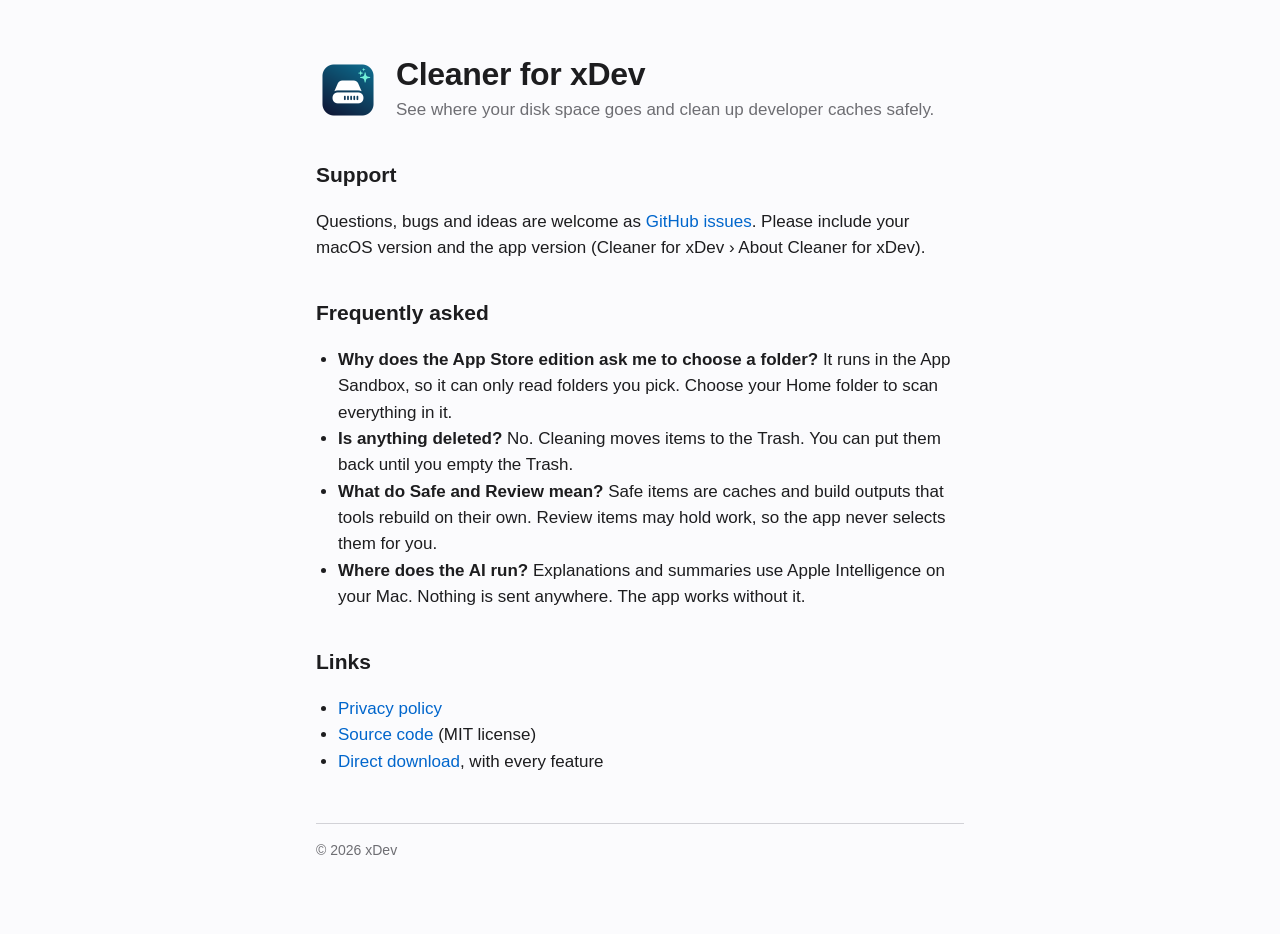
<file: docs/index.html>
<!doctype html>
<html lang="en">
<head>
<meta charset="utf-8">
<meta name="viewport" content="width=device-width, initial-scale=1">
<title>Cleaner for xDev</title>
<link rel="stylesheet" href="style.css">
</head>
<body>
<main>
<header>
  <img src="icon.png" alt="">
  <div><h1>Cleaner for xDev</h1><p>See where your disk space goes and clean up developer caches safely.</p></div>
</header>

<h2>Support</h2>
<p>Questions, bugs and ideas are welcome as <a href="https://github.com/xdev-asia/cleaner-for-xdev/issues">GitHub issues</a>.
Please include your macOS version and the app version (Cleaner for xDev › About Cleaner for xDev).</p>

<h2>Frequently asked</h2>
<ul>
  <li><strong>Why does the App Store edition ask me to choose a folder?</strong> It runs in the App Sandbox, so it can
  only read folders you pick. Choose your Home folder to scan everything in it.</li>
  <li><strong>Is anything deleted?</strong> No. Cleaning moves items to the Trash. You can put them back until you
  empty the Trash.</li>
  <li><strong>What do Safe and Review mean?</strong> Safe items are caches and build outputs that tools rebuild on
  their own. Review items may hold work, so the app never selects them for you.</li>
  <li><strong>Where does the AI run?</strong> Explanations and summaries use Apple Intelligence on your Mac. Nothing is
  sent anywhere. The app works without it.</li>
</ul>

<h2>Links</h2>
<ul>
  <li><a href="privacy/">Privacy policy</a></li>
  <li><a href="https://github.com/xdev-asia/cleaner-for-xdev">Source code</a> (MIT license)</li>
  <li><a href="https://github.com/xdev-asia/cleaner-for-xdev/releases">Direct download</a>, with every feature</li>
</ul>

<footer>© 2026 xDev</footer>
</main>
</body>
</html>
</file>
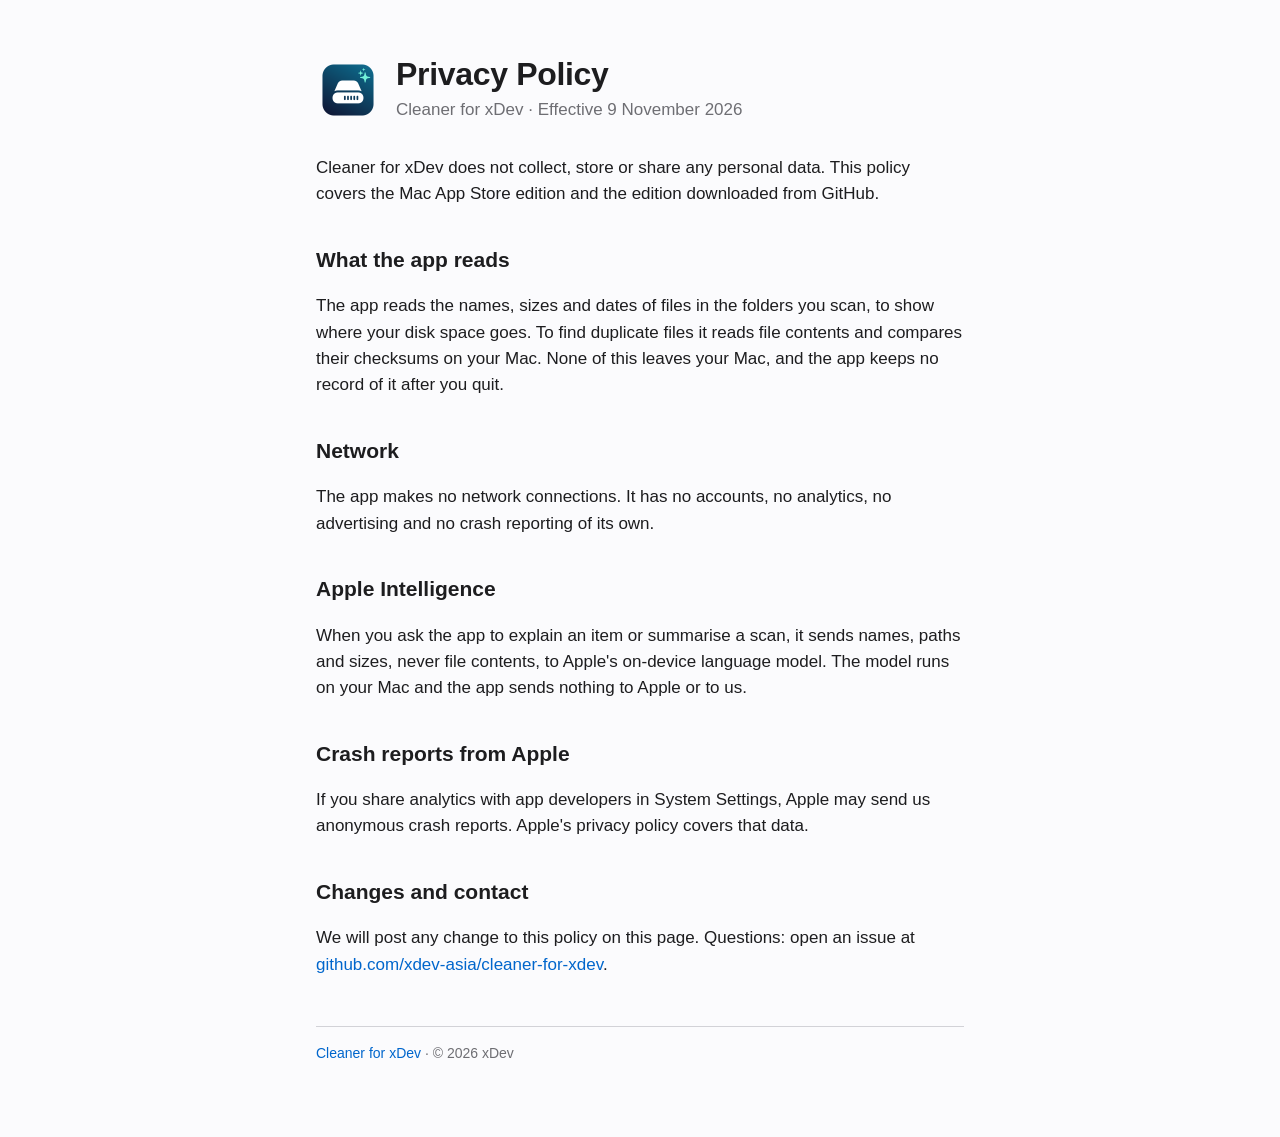
<file: docs/privacy/index.html>
<!doctype html>
<html lang="en">
<head>
<meta charset="utf-8">
<meta name="viewport" content="width=device-width, initial-scale=1">
<title>Privacy Policy</title>
<link rel="stylesheet" href="../style.css">
</head>
<body>
<main>
<header>
  <img src="../icon.png" alt="">
  <div><h1>Privacy Policy</h1><p>Cleaner for xDev · Effective 9 November 2026</p></div>
</header>

<p>Cleaner for xDev does not collect, store or share any personal data. This policy covers the Mac App Store
edition and the edition downloaded from GitHub.</p>

<h2>What the app reads</h2>
<p>The app reads the names, sizes and dates of files in the folders you scan, to show where your disk space goes. To
find duplicate files it reads file contents and compares their checksums on your Mac. None of this leaves your Mac,
and the app keeps no record of it after you quit.</p>

<h2>Network</h2>
<p>The app makes no network connections. It has no accounts, no analytics, no advertising and no crash reporting of
its own.</p>

<h2>Apple Intelligence</h2>
<p>When you ask the app to explain an item or summarise a scan, it sends names, paths and sizes, never file contents,
to Apple's on-device language model. The model runs on your Mac and the app sends nothing to Apple or to us.</p>

<h2>Crash reports from Apple</h2>
<p>If you share analytics with app developers in System Settings, Apple may send us anonymous crash reports. Apple's
privacy policy covers that data.</p>

<h2>Changes and contact</h2>
<p>We will post any change to this policy on this page. Questions: open an issue at
<a href="https://github.com/xdev-asia/cleaner-for-xdev/issues">github.com/xdev-asia/cleaner-for-xdev</a>.</p>

<footer><a href="../">Cleaner for xDev</a> · © 2026 xDev</footer>
</main>
</body>
</html>
</file>
<file: docs/style.css>
:root { --bg: #fbfbfd; --fg: #1d1d1f; --muted: #6e6e73; --line: #d2d2d7; --link: #0066cc; color-scheme: light dark; }
@media (prefers-color-scheme: dark) { :root { --bg: #161617; --fg: #f5f5f7; --muted: #a1a1a6; --line: #424245; --link: #2997ff; } }
* { box-sizing: border-box; }
body { margin: 0; background: var(--bg); color: var(--fg); font: 17px/1.55 -apple-system, BlinkMacSystemFont, "SF Pro Text", "Helvetica Neue", sans-serif; }
main { max-width: 680px; margin: 0 auto; padding: 56px 16px 72px; }
header { display: flex; align-items: center; gap: 16px; margin-bottom: 32px; }
header img { width: 64px; height: 64px; }
h1 { font-size: 32px; line-height: 1.15; margin: 0; letter-spacing: -0.01em; }
header p { margin: 4px 0 0; color: var(--muted); }
h2 { font-size: 21px; margin: 36px 0 8px; }
p, li { color: var(--fg); }
ul { padding-left: 22px; }
a { color: var(--link); text-decoration: none; }
a:hover { text-decoration: underline; }
footer { margin-top: 48px; padding-top: 16px; border-top: 1px solid var(--line); color: var(--muted); font-size: 14px; }
</file>
